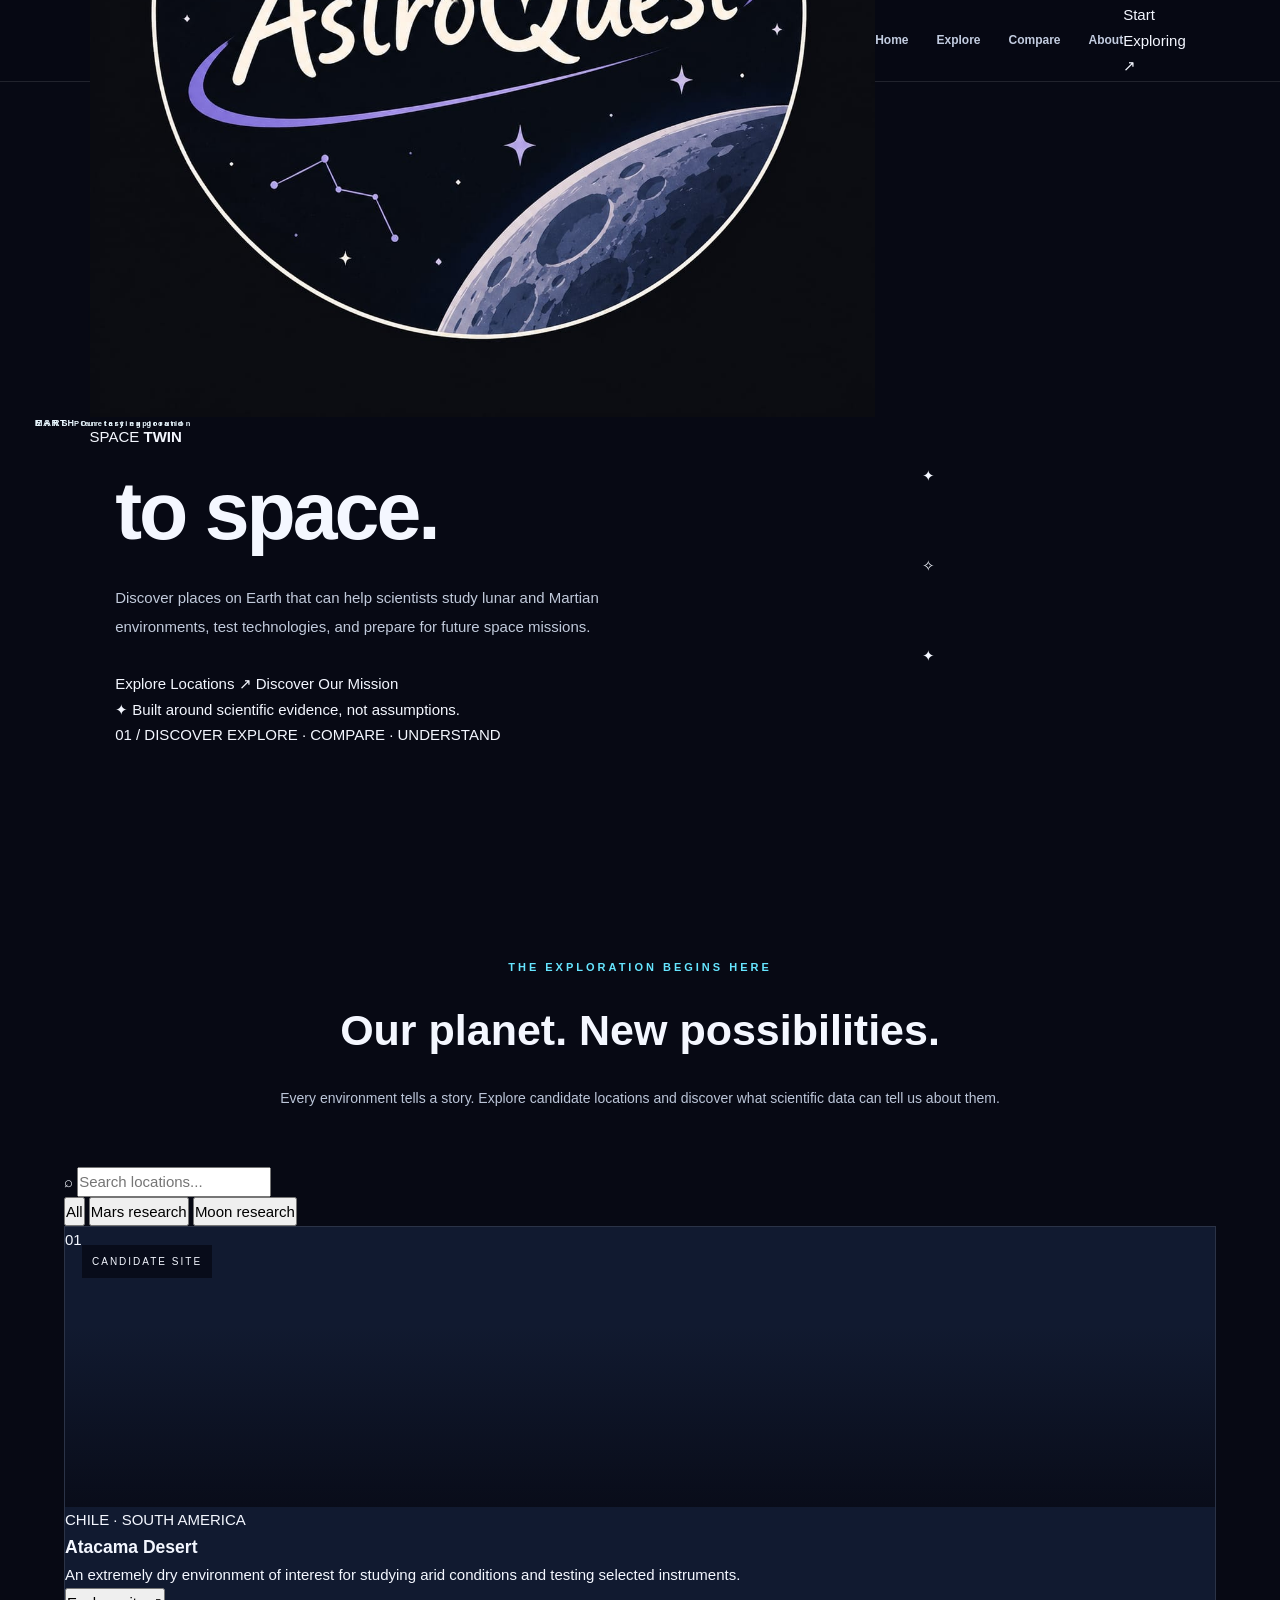
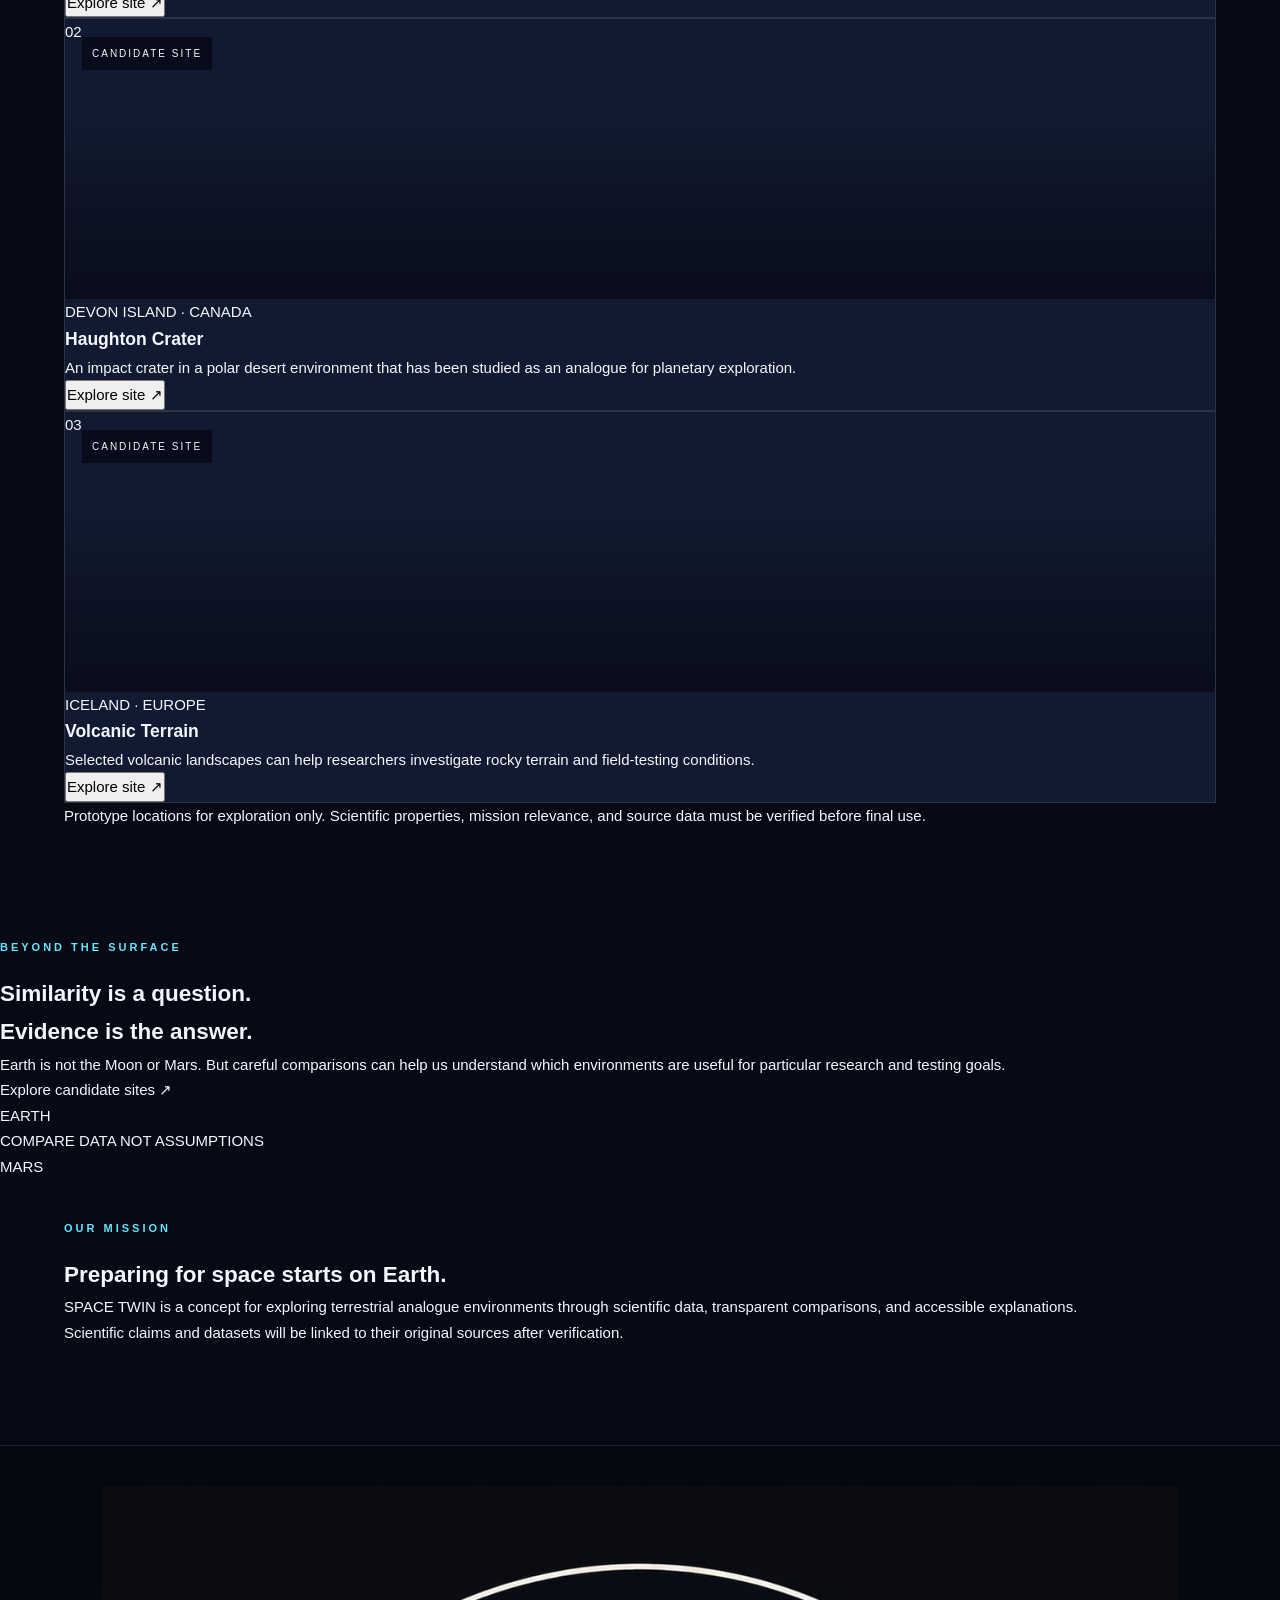
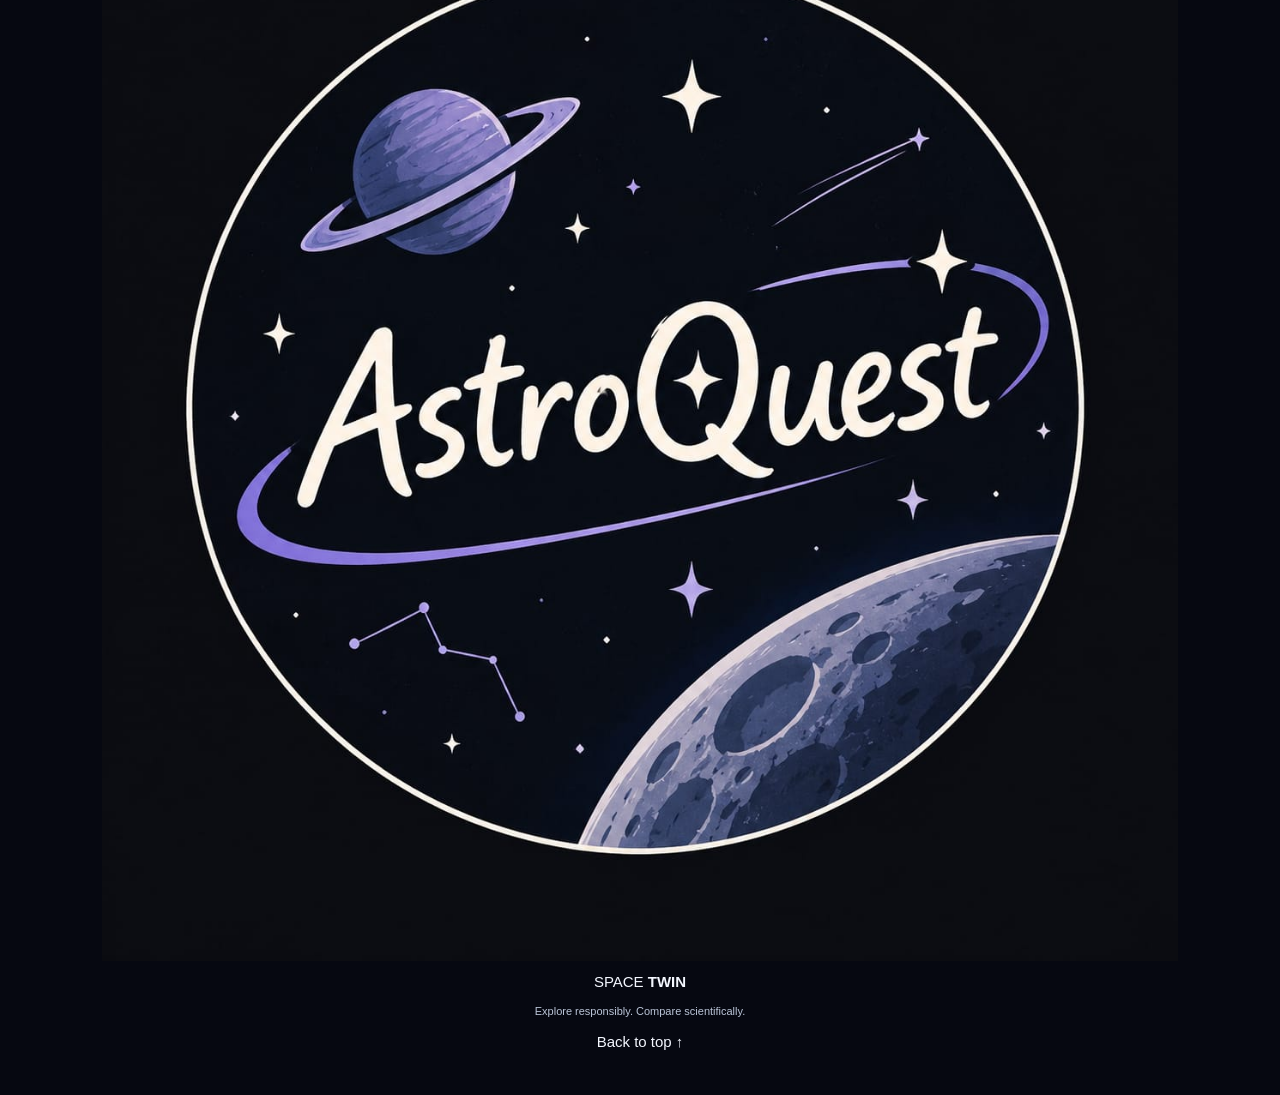
<file: INDEX.HTML>
<!DOCTYPE html>
<html lang="en">
<head>
  <meta charset="UTF-8">
  <meta name="viewport" content="width=device-width, initial-scale=1.0">
  <meta name="theme-color" content="#080b18">

  <title>SPACE TWIN | Earth to Space Explorer</title>
  <meta
    name="description"
    content="Explore Earth environments that can help scientists prepare for lunar and Mars exploration."
  >

  <link rel="stylesheet" href="style.css">
  <script src="script.js" defer></script>
</head>

<body>
  <header class="navbar">
    <a class="logo" href="#home" aria-label="Space Twin home">
      <a class="logo" href="#home" aria-label="Space Twin home">
  <img
      class="team-logo"
      src="images/logo.png"
      alt="SPACE TWIN team logo"
     >
     <span>SPACE <strong>TWIN</strong></span>
    </a>

    <button
      class="menu-toggle"
      id="menuToggle"
      aria-label="Open navigation menu"
      aria-expanded="false"
      aria-controls="navLinks"
    >
      ☰
    </button>

    <nav class="nav-links" id="navLinks">
      <a href="#home">Home</a>
      <a href="#explore">Explore</a>
      <a href="#compare">Compare</a>
      <a href="#about">About</a>
    </nav>

    <a class="nav-cta" href="#explore">Start Exploring ↗</a>
  </header>

  <main>
    <section class="hero" id="home">
      <div class="hero-content">
        <p class="eyebrow">
          <span class="status-dot"></span>
          EARTH ANALOG EXPLORER
        </p>

        <h1>
          Earth is our<br>
          <span>first step</span><br>
          to space.
        </h1>

        <p class="hero-description">
          Discover places on Earth that can help scientists study
          lunar and Martian environments, test technologies, and
          prepare for future space missions.
        </p>

        <div class="hero-actions">
          <a class="button button-primary" href="#explore">
            Explore Locations <span>↗</span>
          </a>

          <a class="button button-secondary" href="#about">
            Discover Our Mission
          </a>
        </div>

        <div class="hero-note">
          <span>✦</span>
          Built around scientific evidence, not assumptions.
        </div>
      </div>

      <div class="hero-visual" aria-label="Space exploration illustration">
        <div class="orbit orbit-one"></div>
        <div class="orbit orbit-two"></div>
        <div class="planet planet-mars"></div>
        <div class="planet planet-earth"></div>

        <div class="planet-label mars-label">
          <span class="label-dot mars-dot"></span>
          MARS
          <small>Planetary exploration</small>
        </div>

        <div class="planet-label earth-label">
          <span class="label-dot earth-dot"></span>
          EARTH
          <small>Our testing ground</small>
        </div>

        <span class="star star-one">✦</span>
        <span class="star star-two">✧</span>
        <span class="star star-three">✦</span>
      </div>

      <div class="hero-bottom">
        <span>01 / DISCOVER</span>
        <span>EXPLORE · COMPARE · UNDERSTAND</span>
      </div>
    </section>

    <section class="section" id="explore">
      <div class="section-heading">
        <div>
          <p class="eyebrow">THE EXPLORATION BEGINS HERE</p>
          <h2>Our planet. <span>New possibilities.</span></h2>
        </div>

        <p class="section-description">
          Every environment tells a story. Explore candidate locations
          and discover what scientific data can tell us about them.
        </p>
      </div>

      <div class="search-panel">
        <label class="search-box">
          <span aria-hidden="true">⌕</span>
          <input
            type="search"
            id="locationSearch"
            placeholder="Search locations..."
            aria-label="Search locations"
          >
        </label>

        <div class="filter-buttons" aria-label="Filter locations">
          <button class="filter-button active" data-filter="all">All</button>
          <button class="filter-button" data-filter="mars">Mars research</button>
          <button class="filter-button" data-filter="moon">Moon research</button>
        </div>
      </div>

      <div class="location-grid" id="locationGrid">
        <article class="location-card" data-target="mars" data-name="atacama desert">
          <div class="location-image image-atacama">
            <span class="location-tag">CANDIDATE SITE</span>
            <span class="location-number">01</span>
          </div>

          <div class="location-info">
            <p class="location-region">CHILE · SOUTH AMERICA</p>
            <h3>Atacama Desert</h3>
            <p>
              An extremely dry environment of interest for studying
              arid conditions and testing selected instruments.
            </p>
            <button class="text-link site-button" data-site="atacama">
              Explore site <span>↗</span>
            </button>
          </div>
        </article>

        <article class="location-card" data-target="mars moon" data-name="haughton crater">
          <div class="location-image image-haughton">
            <span class="location-tag">CANDIDATE SITE</span>
            <span class="location-number">02</span>
          </div>

          <div class="location-info">
            <p class="location-region">DEVON ISLAND · CANADA</p>
            <h3>Haughton Crater</h3>
            <p>
              An impact crater in a polar desert environment that
              has been studied as an analogue for planetary exploration.
            </p>
            <button class="text-link site-button" data-site="haughton">
              Explore site <span>↗</span>
            </button>
          </div>
        </article>

        <article class="location-card" data-target="moon mars" data-name="icelandic volcanic terrain">
          <div class="location-image image-iceland">
            <span class="location-tag">CANDIDATE SITE</span>
            <span class="location-number">03</span>
          </div>

          <div class="location-info">
            <p class="location-region">ICELAND · EUROPE</p>
            <h3>Volcanic Terrain</h3>
            <p>
              Selected volcanic landscapes can help researchers
              investigate rocky terrain and field-testing conditions.
            </p>
            <button class="text-link site-button" data-site="iceland">
              Explore site <span>↗</span>
            </button>
          </div>
        </article>
      </div>

      <p class="prototype-note">
        Prototype locations for exploration only. Scientific properties,
        mission relevance, and source data must be verified before final use.
      </p>
    </section>

    <section class="compare-section" id="compare">
      <div class="compare-content">
        <p class="eyebrow">BEYOND THE SURFACE</p>
        <h2>Similarity is a question.<br><span>Evidence is the answer.</span></h2>
        <p>
          Earth is not the Moon or Mars. But careful comparisons can
          help us understand which environments are useful for particular
          research and testing goals.
        </p>
        <a class="button button-primary" href="#explore">
          Explore candidate sites <span>↗</span>
        </a>
      </div>

      <div class="compare-visual">
        <div class="compare-orb orb-earth">
          <span>EARTH</span>
        </div>
        <div class="compare-connector">
          <span>COMPARE DATA</span>
          <span class="connector-line"></span>
          <span>NOT ASSUMPTIONS</span>
        </div>
        <div class="compare-orb orb-mars">
          <span>MARS</span>
        </div>
      </div>
    </section>

    <section class="about-section section" id="about">
      <p class="eyebrow">OUR MISSION</p>
      <h2>Preparing for space <span>starts on Earth.</span></h2>
      <p>
        SPACE TWIN is a concept for exploring terrestrial analogue
        environments through scientific data, transparent comparisons,
        and accessible explanations.
      </p>
      <p class="source-note">
        Scientific claims and datasets will be linked to their original
        sources after verification.
      </p>
    </section>
  </main>

  <footer class="footer">
<a class="logo" href="#home" aria-label="Space Twin home">
  <img
    class="team-logo"
    src="images/logo.png"
    alt="SPACE TWIN team logo"
  >
  <span>SPACE <strong>TWIN</strong></span>
</a>
    <p>Explore responsibly. Compare scientifically.</p>
    <a href="#home">Back to top ↑</a>
  </footer>

  <dialog class="site-dialog" id="siteDialog" aria-labelledby="dialogTitle">
    <button class="dialog-close" id="dialogClose" aria-label="Close dialog">×</button>
    <p class="eyebrow">LOCATION PROFILE · PREVIEW</p>
    <h2 id="dialogTitle">Location</h2>
    <p id="dialogDescription"></p>
    <p class="source-note">
      This is a preliminary overview, not a verified scientific comparison.
      Confirm site-specific data and sources before drawing conclusions.
    </p>
  </dialog>
</body>
</html>
</file>
<file: style.css>
:root {
  --bg: #070914;
  --bg-soft: #0d1223;
  --card: #111a30;
  --purple: #a78bfa;
  --cyan: #66e5ff;
  --white: #f4f7ff;
  --muted: #b4bfd4;
  --border: rgba(255,255,255,.11);
}

* {
  margin: 0;
  padding: 0;
  box-sizing: border-box;
}

html {
  scroll-behavior: smooth;
  scroll-padding-top: 90px;
}

body {
  background: var(--bg);
  color: var(--white);
  font-family: "Inter", sans-serif;
  font-size: 15px;
  line-height: 1.7;
  overflow-x: hidden;
  -webkit-font-smoothing: antialiased;
}

button, input {
  font: inherit;
}

a {
  color: inherit;
  text-decoration: none;
}

button {
  cursor: pointer;
}

.stars {
  position: fixed;
  inset: 0;
  z-index: -3;
  pointer-events: none;
  opacity: .35;
  background-image:
    radial-gradient(1px 1px at 10% 20%, white 99%, transparent),
    radial-gradient(1px 1px at 70% 40%, white 99%, transparent),
    radial-gradient(2px 2px at 30% 80%, white 99%, transparent),
    radial-gradient(1px 1px at 90% 10%, white 99%, transparent);
  background-size: 240px 240px;
  animation: starMove 30s linear infinite;
}

@keyframes starMove {
  to { transform: translateY(-240px); }
}

.ambient {
  position: fixed;
  width: 350px;
  height: 350px;
  border-radius: 50%;
  filter: blur(120px);
  opacity: .09;
  pointer-events: none;
  z-index: -2;
}

.ambient-one {
  top: 10%;
  left: -150px;
  background: #6852ff;
}

.ambient-two {
  right: -150px;
  top: 55%;
  background: #39cfff;
}

/* NAVBAR */

.navbar {
  height: 82px;
  padding: 0 7%;
  display: flex;
  align-items: center;
  justify-content: space-between;
  position: absolute;
  width: 100%;
  top: 0;
  z-index: 1000;
  background: rgba(7,9,20,.72);
  backdrop-filter: blur(18px);
  border-bottom: 1px solid var(--border);
}

.brand, .footer-brand {
  display: flex;
  align-items: center;
  gap: 12px;
  font-family: "Orbitron", sans-serif;
  font-weight: 800;
  letter-spacing: 1px;
  font-size: 15px;
}

.brand img, .footer-brand img {
  width: 42px;
  height: 42px;
  object-fit: contain;
}

.accent {
  color: var(--cyan);
}

.nav-links {
  display: flex;
  align-items: center;
  gap: 28px;
}

.nav-links a {
  color: #c2cce0;
  font-size: 12px;
  font-weight: 600;
  transition: .3s;
}

.nav-links a:hover {
  color: var(--cyan);
}

.menu-toggle {
  display: none;
  background: none;
  border: none;
  color: white;
}

.menu-toggle svg {
  width: 25px;
  height: 25px;
}

/* HERO */

.hero {
  min-height: 100vh;
  padding: 150px 9% 100px;
  display: grid;
  grid-template-columns: 1.1fr .9fr;
  align-items: center;
  position: relative;
  overflow: hidden;
}

.hero-content {
  z-index: 2;
}

.hero-badge {
  display: inline-flex;
  align-items: center;
  gap: 10px;
  padding: 9px 13px;
  border: 1px solid rgba(102,229,255,.25);
  background: rgba(102,229,255,.05);
  color: #c9f6ff;
  font-size: 10px;
  font-weight: 700;
  letter-spacing: 2px;
  border-radius: 4px;
  margin-bottom: 28px;
}

.status-dot, .live-dot, .solar-dot {
  width: 7px;
  height: 7px;
  border-radius: 50%;
  background: var(--cyan);
  box-shadow: 0 0 12px var(--cyan);
}

.hero h1 {
  font-family: "Orbitron", sans-serif;
  font-size: clamp(45px, 6.3vw, 82px);
  line-height: 1.15;
  letter-spacing: -3px;
  font-weight: 800;
  display: flex;
  flex-direction: column;
}

.hero h1 span {
  color: transparent;
  -webkit-text-stroke: 1px var(--cyan);
  text-shadow: 0 0 35px rgba(102,229,255,.2);
}

.hero-description {
  color: #c1cadb;
  line-height: 1.95;
  max-width: 520px;
  font-size: 15px;
  font-weight: 400;
  margin: 25px 0 30px;
}

.hero-buttons {
  display: flex;
  flex-wrap: wrap;
  gap: 14px;
}

.btn {
  display: inline-flex;
  justify-content: center;
  align-items: center;
  gap: 12px;
  padding: 15px 21px;
  border-radius: 5px;
  font-size: 11px;
  font-weight: 700;
  letter-spacing: .5px;
  transition: .3s;
  cursor: pointer;
}

.btn svg {
  width: 16px;
  height: 16px;
}

.primary-btn {
  color: #07101b;
  background: var(--cyan);
  border: 1px solid var(--cyan);
  box-shadow: 0 0 25px rgba(102,229,255,.12);
}

.primary-btn:hover {
  transform: translateY(-4px);
  box-shadow: 0 10px 35px rgba(102,229,255,.28);
  background: #a1f0ff;
}

.secondary-btn {
  border: 1px solid rgba(255,255,255,.2);
  color: white;
  background: rgba(255,255,255,.025);
}

.secondary-btn:hover {
  border-color: var(--purple);
  color: var(--purple);
  transform: translateY(-3px);
}

.hero-stats {
  display: flex;
  gap: 38px;
  margin-top: 55px;
}

.hero-stats div {
  display: flex;
  flex-direction: column;
  gap: 7px;
}

.hero-stats strong {
  font-family: "Orbitron", sans-serif;
  font-size: 23px;
  color: var(--cyan);
}

.hero-stats span {
  font-size: 11px;
  color: #bac5d9;
  font-weight: 500;
}

.scroll-indicator {
  position: absolute;
  bottom: 28px;
  left: 50%;
  transform: translateX(-50%);
  display: flex;
  flex-direction: column;
  align-items: center;
  gap: 8px;
  font-size: 9px;
  color: var(--muted);
  letter-spacing: 2px;
}

.scroll-indicator svg {
  width: 21px;
  height: 21px;
  color: var(--cyan);
  animation: arrowMove 1.4s infinite;
}

@keyframes arrowMove {
  50% { transform: translateY(7px); }
}

/* SOLAR SYSTEM */

.hero-visual {
  min-height: 530px;
  display: grid;
  place-items: center;
  overflow: visible;
}

.solar-system {
  width: 480px;
  height: 480px;
  position: relative;
  display: grid;
  place-items: center;
}

.sun-core {
  width: 100px;
  height: 100px;
  border-radius: 50%;
  position: absolute;
  z-index: 5;
  background: radial-gradient(circle at 35% 30%, #fff, #9cecff 20%, #5b7dff 55%, #33206e 100%);
  box-shadow: 0 0 35px rgba(102,229,255,.7), 0 0 90px rgba(102,120,255,.35);
  animation: sunPulse 4s ease-in-out infinite;
}

.sun-glow {
  position: absolute;
  inset: -20px;
  border-radius: 50%;
  border: 1px solid rgba(102,229,255,.25);
  animation: glowPulse 3s ease-in-out infinite;
}

@keyframes sunPulse {
  50% {
    transform: scale(1.08);
    box-shadow: 0 0 60px rgba(102,229,255,.9), 0 0 120px rgba(102,120,255,.5);
  }
}

@keyframes glowPulse {
  50% { transform: scale(1.15); opacity: .3; }
}

.orbit-path {
  position: absolute;
  border: 1px solid rgba(255,255,255,.16);
  border-radius: 50%;
  display: flex;
  justify-content: flex-start;
  align-items: center;
  animation: orbitRotation linear infinite;
}

.orbit-earth {
  width: 210px;
  height: 210px;
  animation-duration: 12s;
}

.orbit-moon {
  width: 320px;
  height: 320px;
  animation-duration: 20s;
  animation-direction: reverse;
}

.orbit-mars {
  width: 440px;
  height: 440px;
  animation-duration: 30s;
}

@keyframes orbitRotation {
  from { transform: rotate(0deg); }
  to { transform: rotate(360deg); }
}

.orbit-planet {
  position: absolute;
  top: 50%;
  left: -13px;
  width: 27px;
  height: 27px;
  border-radius: 50%;
  transform: translateY(-50%);
}

.earth-planet {
  background: radial-gradient(circle at 30% 25%, #a6f2ff, #2686bd 55%, #092c67);
  box-shadow: 0 0 22px rgba(67,192,255,.65);
}

.moon-planet {
  width: 21px;
  height: 21px;
  left: -10px;
  background: radial-gradient(circle at 30% 25%, #fff, #b6bbc8 60%, #626779);
  box-shadow: 0 0 20px rgba(255,255,255,.3);
}

.mars-planet {
  width: 34px;
  height: 34px;
  left: -17px;
  background: radial-gradient(circle at 30% 25%, #ffc0a0, #c35a3d 60%, #61251c);
  box-shadow: 0 0 25px rgba(255,100,70,.5);
}

.planet-label {
  position: absolute;
  left: 35px;
  top: 50%;
  transform: translateY(-50%);
  color: #e9f7ff;
  font-size: 9px;
  font-weight: 700;
  letter-spacing: 2px;
  white-space: nowrap;
}

.solar-caption {
  position: absolute;
  bottom: -15px;
  display: flex;
  align-items: center;
  gap: 10px;
  color: #b4bfd4;
  font-size: 9px;
  letter-spacing: 2px;
}

/* GENERAL SECTIONS */

.section {
  padding: 110px 8%;
}

.section-heading {
  text-align: center;
  max-width: 650px;
  margin: 0 auto 55px;
}

.eyebrow {
  color: var(--cyan);
  letter-spacing: 3px;
  font-size: 11px;
  font-weight: 700;
  margin-bottom: 18px;
}

.section-heading h2 {
  font-family: "Orbitron", sans-serif;
  font-size: clamp(27px, 4vw, 43px);
  margin-bottom: 18px;
}

.section-heading > p:last-child {
  color: #bbc5d8;
  font-size: 14px;
  line-height: 1.9;
}

/* MISSION */

.mission-section {
  background: linear-gradient(180deg, #0a0d1b, #0c1021);
}

.mission-grid {
  display: grid;
  grid-template-columns: repeat(3, 1fr);
  gap: 20px;
}

.mission-card {
  padding: 35px;
  background: rgba(255,255,255,.025);
  border: 1px solid var(--border);
  transition: .35s;
}

.mission-card:hover {
  transform: translateY(-8px);
  border-color: rgba(102,229,255,.5);
  background: rgba(102,229,255,.04);
}

.card-number {
  color: rgba(102,229,255,.7);
  font-family: "Orbitron", sans-serif;
  font-size: 10px;
  letter-spacing: 1px;
}

.mission-icon {
  width: 44px;
  height: 44px;
  color: var(--cyan);
  margin: 27px 0;
}

.mission-icon svg {
  width: 39px;
  height: 39px;
  stroke-width: 1.6;
}

.mission-card h3 {
  font-size: 17px;
  font-weight: 700;
  margin-bottom: 14px;
}

.mission-card p {
  color: #bac5d9;
  font-size: 13px;
  line-height: 1.9;
}

/* LOCATIONS */

.locations-grid {
  display: grid;
  grid-template-columns: repeat(3, 1fr);
  gap: 22px;
}

.location-card {
  overflow: hidden;
  border: 1px solid var(--border);
  background: var(--card);
  transition: .35s;
}

.location-card:hover {
  transform: translateY(-9px);
  border-color: var(--purple);
  box-shadow: 0 15px 45px rgba(0,0,0,.3);
}

.location-image {
  height: 230px;
  position: relative;
  background-size: cover;
  background-position: center;
  overflow: hidden;
}

.location-image::after {
  content: "";
  position: absolute;
  inset: 0;
  background: linear-gradient(0deg, rgba(7,9,20,.8), transparent 65%);
}

.atacama-image {
  background-image: url("https://images.unsplash.com/photo-1509316785289-025f5b846b35?w=900");
}

.mcmurdo-image {
  background-image: url("https://images.unsplash.com/photo-1517299321609-52687d1bc55a?w=900");
}

.mauna-image {
  background-image: url("https://images.unsplash.com/photo-1464822759023-fed622ff2c3b?w=900");
}

.location-tag, .location-index {
  position: absolute;
  z-index: 1;
  top: 18px;
  font-size: 10px;
  letter-spacing: 2px;
  background: rgba(7,9,20,.8);
  padding: 8px 10px;
}

.location-tag { left: 17px; }
.location-index { right: 17px; color: var(--cyan); }

.location-content {
  padding: 27px;
}

.location-type {
  color: var(--cyan);
  font-size: 10px;
  letter-spacing: 1.3px;
  font-weight: 700;
  margin-bottom: 12px;
}

.location-content h3 {
  font-family: "Orbitron", sans-serif;
  font-size: 18px;
  margin-bottom: 15px;
}

.location-content > p:not(.location-type) {
  color: #bac5d9;
  font-size: 13px;
  line-height: 1.9;
  min-height: 100px;
}

.location-facts {
  display: flex;
  flex-wrap: wrap;
  gap: 8px;
  margin: 20px 0;
}

.location-facts span {
  display: inline-flex;
  align-items: center;
  gap: 7px;
  font-size: 10px;
  font-weight: 600;
  color: #e1e7f5;
  background: rgba(255,255,255,.05);
  padding: 8px 9px;
  border-radius: 3px;
}

.location-facts svg {
  width: 14px;
  height: 14px;
  color: var(--cyan);
  stroke-width: 1.8;
}

/* EXPLORE BUTTON */

.details-btn {
  position: relative;
  display: flex;
  align-items: center;
  justify-content: space-between;
  gap: 12px;
  width: 100%;
  padding: 15px 17px;
  margin-top: 8px;
  overflow: hidden;
  background: linear-gradient(110deg, rgba(102,229,255,.12), rgba(167,139,250,.08));
  color: #eafaff;
  border: 1px solid rgba(102,229,255,.35);
  border-radius: 6px;
  font-size: 11px;
  font-weight: 700;
  letter-spacing: 1.2px;
  text-transform: uppercase;
  transition: all .35s ease;
}

.details-btn::before {
  content: "";
  position: absolute;
  top: 0;
  left: -110%;
  width: 70%;
  height: 100%;
  background: linear-gradient(90deg, transparent, rgba(255,255,255,.15), transparent);
  transform: skewX(-20deg);
  transition: left .6s ease;
}

.details-btn:hover::before {
  left: 130%;
}

.details-btn svg {
  width: 17px;
  height: 17px;
  color: var(--cyan);
  transition: .3s;
}

.details-btn:hover {
  color: #07101b;
  background: var(--cyan);
  border-color: var(--cyan);
  box-shadow: 0 0 25px rgba(102,229,255,.22);
  transform: translateY(-3px);
}

.details-btn:hover svg {
  color: #07101b;
  transform: translate(4px, -3px);
}

.details-btn:active {
  transform: translateY(0) scale(.98);
}

/* MAP */

.map-section {
  background: #0b1020;
}

.map-layout {
  display: grid;
  grid-template-columns: 280px 1fr;
  gap: 18px;
  min-height: 520px;
}

.map-sidebar {
  background: #11182b;
  border: 1px solid var(--border);
  padding: 22px;
  display: flex;
  flex-direction: column;
}

.map-sidebar-heading {
  display: flex;
  align-items: center;
  gap: 10px;
  color: var(--cyan);
  font-size: 10px;
  letter-spacing: 1.5px;
  margin-bottom: 25px;
}

.map-location {
  display: flex;
  align-items: center;
  gap: 12px;
  padding: 16px 10px;
  border: 0;
  border-bottom: 1px solid var(--border);
  background: transparent;
  color: white;
  text-align: left;
  transition: .3s;
}

.map-location:hover, .map-location.active {
  background: rgba(102,229,255,.07);
}

.map-number {
  font-family: "Orbitron", sans-serif;
  color: var(--cyan);
  font-size: 12px;
}

.map-location-text strong, .map-location-text small {
  display: block;
}

.map-location-text strong {
  font-size: 11px;
  margin-bottom: 5px;
}

.map-location-text small {
  color: var(--muted);
  font-size: 10px;
}

.map-location > svg {
  width: 16px;
  height: 16px;
  color: var(--cyan);
  margin-left: auto;
}

.map-note {
  margin-top: auto;
  padding: 20px 0;
}

.map-note strong {
  font-size: 10px;
  color: var(--purple);
  letter-spacing: 2px;
}

.map-note p {
  margin-top: 10px;
  color: #bbc5d8;
  font-size: 11px;
  line-height: 1.8;
}

.reset-map {
  display: flex;
  justify-content: center;
  align-items: center;
  gap: 9px;
  padding: 13px;
  color: var(--cyan);
  background: transparent;
  border: 1px solid rgba(102,229,255,.4);
  font-size: 10px;
  font-weight: 700;
  transition: .3s;
}

.reset-map svg {
  width: 15px;
  height: 15px;
}

.reset-map:hover {
  background: rgba(102,229,255,.1);
}

.map-container {
  position: relative;
  min-height: 520px;
  overflow: hidden;
  border: 1px solid var(--border);
  background: #11182b;
}

#worldMap {
  height: 520px;
  width: 100%;
  z-index: 1;
}

.map-caption {
  position: absolute;
  bottom: 0;
  left: 0;
  right: 0;
  z-index: 500;
  display: flex;
  justify-content: space-between;
  padding: 13px 18px;
  background: rgba(7,9,20,.88);
  color: white;
  font-size: 9px;
  letter-spacing: 1.5px;
  pointer-events: none;
}

.leaflet-control-layers {
  background: rgba(7,9,20,.94) !important;
  color: white !important;
  border: 1px solid rgba(255,255,255,.2) !important;
}

.leaflet-control-layers label {
  color: #e8edff;
  font-size: 11px;
}

.leaflet-control-attribution {
  font-size: 9px !important;
}

.map-popup {
  min-width: 170px;
  color: #11182b;
  font-family: "Inter", sans-serif;
}

.map-popup strong {
  display: block;
  font-size: 13px;
  margin-bottom: 7px;
}

.map-popup p {
  font-size: 10px;
  color: #657087;
  margin-bottom: 12px;
}

.map-popup button {
  background: #11182b;
  color: #66e5ff;
  border: 0;
  border-radius: 4px;
  padding: 9px 12px;
  font-size: 10px;
  font-weight: 700;
}

/* COMPARISON */

.comparison-table-wrapper {
  overflow-x: auto;
  border: 1px solid var(--border);
}

.comparison-table {
  width: 100%;
  border-collapse: collapse;
  min-width: 600px;
}

.comparison-table th, .comparison-table td {
  text-align: left;
  padding: 22px;
  border-bottom: 1px solid var(--border);
  font-size: 13px;
}

.comparison-table th {
  color: var(--cyan);
  background: #11182b;
  font-size: 10px;
  letter-spacing: 1px;
}

.comparison-table td {
  color: #bbc5d8;
}

.comparison-table tr:last-child td {
  border-bottom: 0;
}

/* LIMITATIONS */

.limitations-section {
  display: grid;
  grid-template-columns: 1fr 1fr;
  gap: 60px;
  align-items: center;
  background: linear-gradient(130deg, #0d1226, #111329);
}

.limitations-content h2 {
  font-family: "Orbitron", sans-serif;
  font-size: clamp(28px, 4vw, 48px);
  line-height: 1.4;
  margin-bottom: 22px;
}

.limitations-content h2 span {
  color: var(--purple);
}

.limitations-content > p:not(.eyebrow) {
  color: #bbc5d8;
  line-height: 1.9;
  font-size: 14px;
  margin-bottom: 30px;
}

.limitation-list {
  display: grid;
  gap: 18px;
}

.limitation-list > div {
  display: flex;
  gap: 18px;
  align-items: flex-start;
}

.limitation-list > div > span {
  color: var(--cyan);
  font-family: "Orbitron", sans-serif;
  font-size: 12px;
}

.limitation-list p {
  color: #bbc5d8;
  font-size: 12px;
  line-height: 1.8;
}

.limitation-list strong {
  color: white;
  display: block;
  margin-bottom: 4px;
}

.limitations-visual {
  min-height: 350px;
  display: flex;
  align-items: center;
  justify-content: center;
  position: relative;
}

.space-circle {
  position: absolute;
  display: grid;
  place-items: center;
  border-radius: 50%;
  font-family: "Orbitron", sans-serif;
  font-size: 10px;
  box-shadow: 0 0 40px rgba(102,229,255,.15);
}

.earth-circle {
  width: 190px;
  height: 190px;
  left: 4%;
  background: radial-gradient(circle at 30% 30%, #7ce8ff, #2265a4 55%, #07101f);
}

.moon-circle {
  width: 110px;
  height: 110px;
  top: 8%;
  right: 5%;
  color: #111;
  background: radial-gradient(circle at 35% 30%, #fff, #aaa 65%, #555);
}

.mars-circle {
  width: 140px;
  height: 140px;
  bottom: 0;
  right: 5%;
  background: radial-gradient(circle at 30% 30%, #ffb18a, #b4492f 65%, #43150f);
}

/* RESOURCES */

.resources-grid {
  display: grid;
  grid-template-columns: repeat(4, 1fr);
  gap: 16px;
}

.resource-card {
  padding: 28px 23px;
  border: 1px solid var(--border);
  background: var(--card);
  transition: .3s;
}

.resource-card:hover {
  transform: translateY(-7px);
  border-color: var(--cyan);
  background: rgba(102,229,255,.04);
}

.resource-icon {
  width: 35px;
  height: 35px;
  color: var(--cyan);
  stroke-width: 1.5;
}

.resource-card h3 {
  font-family: "Orbitron", sans-serif;
  font-size: 13px;
  margin: 20px 0 12px;
}

.resource-card p {
  color: #bbc5d8;
  font-size: 12px;
  line-height: 1.8;
  min-height: 65px;
}

.resource-link {
  display: flex;
  align-items: center;
  gap: 7px;
  color: var(--cyan);
  font-size: 9px;
  letter-spacing: 1px;
  margin-top: 20px;
}

.resource-link svg {
  width: 13px;
  height: 13px;
}

/* ABOUT */

.about-section {
  padding-top: 40px;
  padding-bottom: 100px;
}

.about-box {
  padding: 75px 30px;
  text-align: center;
  border: 1px solid rgba(102,229,255,.2);
  background: radial-gradient(circle at 50% 0%, rgba(102,229,255,.12), transparent 65%), #101529;
}

.about-box h2 {
  font-family: "Orbitron", sans-serif;
  font-size: clamp(27px, 5vw, 50px);
  line-height: 1.4;
  margin-bottom: 20px;
}

.about-box > p:not(.eyebrow) {
  color: #bbc5d8;
  font-size: 14px;
  line-height: 1.9;
  max-width: 600px;
  margin: 0 auto 30px;
}

/* FOOTER */

.footer {
  border-top: 1px solid var(--border);
  background: #060811;
  padding: 40px 8%;
  text-align: center;
}

.footer-brand {
  justify-content: center;
  margin-bottom: 20px;
}

.footer-brand img {
  width: 35px;
  height: 35px;
}

.footer > p {
  color: #bbc5d8;
  font-size: 11px;
  margin: 8px 0;
}

.footer-small {
  font-size: 10px !important;
}

/* MODAL */

.modal {
  position: fixed;
  inset: 0;
  z-index: 2000;
  background: rgba(0,0,0,.8);
  backdrop-filter: blur(10px);
  display: none;
  align-items: center;
  justify-content: center;
  padding: 20px;
}

.modal.open {
  display: flex;
  animation: modalFade .25s ease;
}

@keyframes modalFade {
  from { opacity: 0; }
  to { opacity: 1; }
}

.modal-content {
  width: 100%;
  max-width: 600px;
  background: #11182b;
  border: 1px solid rgba(102,229,255,.3);
  padding: 40px;
  position: relative;
  max-height: 90vh;
  overflow-y: auto;
  animation: modalUp .35s ease;
}

@keyframes modalUp {
  from { transform: translateY(20px); opacity: 0; }
  to { transform: translateY(0); opacity: 1; }
}

.modal-close {
  position: absolute;
  right: 20px;
  top: 15px;
  width: 35px;
  height: 35px;
  display: grid;
  place-items: center;
  color: white;
  border: 1px solid var(--border);
  border-radius: 50%;
  background: transparent;
}

.modal-close:hover {
  color: var(--cyan);
  border-color: var(--cyan);
}

.modal-close svg {
  width: 18px;
  height: 18px;
}

.modal-content h2 {
  font-family: "Orbitron", sans-serif;
  font-size: 24px;
  margin-bottom: 20px;
}

.modal-content > p:not(.eyebrow) {
  color: #bbc5d8;
  font-size: 13px;
  line-height: 1.9;
}

.modal-info-grid {
  display: grid;
  grid-template-columns: 1fr 1fr;
  gap: 12px;
  margin: 25px 0;
}

.modal-info-grid div, .modal-limit {
  padding: 18px;
  background: rgba(255,255,255,.04);
  border: 1px solid var(--border);
}

.modal-info-grid span, .modal-limit strong {
  color: var(--cyan);
  font-size: 9px;
  letter-spacing: 1px;
}

.modal-info-grid strong {
  display: block;
  font-size: 12px;
  margin-top: 10px;
}

.modal-limit p {
  color: #bbc5d8;
  font-size: 12px;
  line-height: 1.8;
  margin-top: 10px;
}

.modal-content .btn {
  margin-top: 25px;
}

/* REVEAL ANIMATIONS */

.reveal {
  opacity: 0;
  transform: translateY(35px);
  transition: opacity .8s ease, transform .8s ease;
}

.reveal.visible {
  opacity: 1;
  transform: translateY(0);
}

/* RESPONSIVE */

@media (max-width: 1000px) {
  .nav-links { gap: 15px; }
  .nav-links a { font-size: 10px; }

  .hero {
    padding-left: 6%;
    padding-right: 6%;
  }

  .locations-grid { gap: 12px; }
  .location-content { padding: 18px; }
  .resources-grid { grid-template-columns: repeat(2, 1fr); }
}

@media (max-width: 760px) {
  .navbar {
    padding: 0 5%;
    height: 72px;
  }

  .menu-toggle {
    display: grid;
    place-items: center;
  }

  .nav-links {
    display: none;
    position: absolute;
    top: 72px;
    left: 0;
    width: 100%;
    background: #0b1020;
    padding: 20px;
    flex-direction: column;
    align-items: stretch;
    border-bottom: 1px solid var(--border);
  }

  .nav-links.open { display: flex; }
  .nav-links a { padding: 12px; font-size: 12px; }

  .hero {
    grid-template-columns: 1fr;
    padding: 130px 7% 100px;
  }

  .hero h1 { letter-spacing: -2px; }
  .hero-visual { min-height: 390px; margin-top: 20px; }

  .solar-system { transform: scale(.78); }
  .hero-stats { gap: 20px; }
  .hero-stats strong { font-size: 19px; }

  .section { padding: 75px 6%; }

  .mission-grid, .locations-grid {
    grid-template-columns: 1fr;
  }

  .location-content > p:not(.location-type) { min-height: auto; }

  .map-layout { grid-template-columns: 1fr; }
  .map-sidebar { order: 2; }
  .map-container { order: 1; min-height: 420px; }
  #worldMap { height: 420px; }

  .limitations-section {
    grid-template-columns: 1fr;
    gap: 25px;
  }

  .limitations-visual { min-height: 300px; }

  .resources-grid { grid-template-columns: 1fr 1fr; }
  .modal-content { padding: 30px 22px; }
}

@media (max-width: 430px) {
  .hero-stats { gap: 12px; }
  .hero-stats span { font-size: 9px; }
  .hero-stats strong { font-size: 17px; }

  .solar-system { transform: scale(.65); }

  .resources-grid { grid-template-columns: 1fr; }
  .modal-info-grid { grid-template-columns: 1fr; }

  .earth-circle { width: 150px; height: 150px; }
  .moon-circle { width: 85px; height: 85px; }
  .mars-circle { width: 110px; height: 110px; }
}

@media (prefers-reduced-motion: reduce) {
  *, *::before, *::after {
    scroll-behavior: auto !important;
    animation-duration: .01ms !important;
    animation-iteration-count: 1 !important;
    transition-duration: .01ms !important;
  }
}

/* LOCATION IMAGES */
.location-image {
  position: relative;
  overflow: hidden;
  width: 100%;
}

.location-photo {
  position: absolute;
  inset: 0;
  width: 100%;
  height: 100%;
  display: block;
  object-fit: cover;
  object-position: center;
}

.location-tag,
.location-index {
  position: absolute;
  z-index: 2;
}

.location-image img {
  transition: transform 0.6s ease;
}

.location-card:hover .location-photo {
  transform: scale(1.06);
}

/* =====================================
   ASTROQUEST - RESPONSIVE DESIGN
===================================== */

/* Prevent horizontal overflow */
* {
  box-sizing: border-box;
}

html {
  scroll-behavior: smooth;
  overflow-x: hidden;
}

body {
  width: 100%;
  min-width: 320px;
  overflow-x: hidden;
}

img {
  max-width: 100%;
}

/* General sections */
.section {
  width: 100%;
  padding-left: clamp(18px, 5vw, 80px);
  padding-right: clamp(18px, 5vw, 80px);
}

.section-heading {
  max-width: 750px;
  margin-left: auto;
  margin-right: auto;
  text-align: center;
}

/* Location cards */
.locations-grid {
  display: grid;
  grid-template-columns: repeat(3, minmax(0, 1fr));
  gap: 25px;
  width: 100%;
}

.location-card {
  min-width: 0;
  width: 100%;
  overflow: hidden;
}

.location-image {
  position: relative;
  width: 100%;
  height: clamp(190px, 24vw, 280px);
  overflow: hidden;
}

.location-photo {
  width: 100%;
  height: 100%;
  object-fit: cover;
  display: block;
}

.location-content {
  min-width: 0;
}

.location-content h3 {
  overflow-wrap: anywhere;
}

.location-facts {
  display: flex;
  flex-wrap: wrap;
  gap: 10px;
}

/* Mission and resources */
.mission-grid,
.resources-grid {
  display: grid;
  grid-template-columns: repeat(3, minmax(0, 1fr));
  gap: 22px;
}

.resources-grid {
  grid-template-columns: repeat(4, minmax(0, 1fr));
}

.mission-card,
.resource-card {
  min-width: 0;
}

/* Map */
.map-layout {
  display: grid;
  grid-template-columns: minmax(240px, 0.8fr) minmax(0, 2fr);
  gap: 22px;
  width: 100%;
}

.map-sidebar {
  min-width: 0;
}

.map-container {
  min-width: 0;
  width: 100%;
}

#worldMap {
  width: 100%;
  min-height: 420px;
  height: clamp(350px, 48vw, 550px);
  z-index: 1;
}

/* Comparison table */
.comparison-table-wrapper {
  width: 100%;
  overflow-x: auto;
  -webkit-overflow-scrolling: touch;
}

.comparison-table {
  width: 100%;
  min-width: 580px;
  border-collapse: collapse;
}

/* Limitations */
.limitations-section {
  display: grid;
  grid-template-columns: minmax(0, 1.2fr) minmax(0, 1fr);
  align-items: center;
  gap: 35px;
}

.limitations-content,
.limitations-visual {
  min-width: 0;
}

/* Hero */
.hero {
  min-height: 650px;
  width: 100%;
}

.hero-content {
  min-width: 0;
}

.hero h1 {
  overflow-wrap: break-word;
}

.hero-visual {
  min-width: 0;
  max-width: 100%;
}

.solar-system {
  max-width: 100%;
}

/* =====================================
   TABLET
===================================== */

@media (max-width: 1024px) {

  .locations-grid {
    grid-template-columns: repeat(2, minmax(0, 1fr));
  }

  .mission-grid {
    grid-template-columns: repeat(2, minmax(0, 1fr));
  }

  .resources-grid {
    grid-template-columns: repeat(2, minmax(0, 1fr));
  }

  .map-layout {
    grid-template-columns: 1fr;
  }

  .map-sidebar {
    display: grid;
    grid-template-columns: repeat(2, minmax(0, 1fr));
    gap: 12px;
  }

  .map-sidebar-heading,
  .map-note,
  .reset-map {
    grid-column: 1 / -1;
  }

  .limitations-section {
    grid-template-columns: 1fr;
  }

  .limitations-visual {
    min-height: 300px;
  }

  .hero {
    min-height: auto;
  }
}

/* =====================================
   MOBILE
===================================== */

@media (max-width: 768px) {

  /* Navbar */
  .navbar {
    padding: 14px 18px;
    position: relative;
    z-index: 1000;
  }

  .menu-toggle {
    display: flex;
    align-items: center;
    justify-content: center;
    cursor: pointer;
  }

  .nav-links {
    position: absolute;
    top: 100%;
    left: 0;
    right: 0;
    width: 100%;
    padding: 20px;
    display: none;
    flex-direction: column;
    align-items: stretch;
    gap: 18px;
    background: #080d1b;
    border-top: 1px solid rgba(255,255,255,0.1);
    z-index: 1000;
  }

  .nav-links.active {
    display: flex;
  }

  .nav-links a {
    display: block;
    padding: 8px 4px;
  }

  /* Hero */
  .hero {
    padding: 100px 20px 65px;
    display: flex;
    flex-direction: column;
    gap: 35px;
    text-align: center;
  }

  .hero-content {
    width: 100%;
  }

  .hero h1 {
    font-size: clamp(2.2rem, 9vw, 4rem);
    line-height: 1.15;
  }

  .hero-description {
    max-width: 540px;
    margin-left: auto;
    margin-right: auto;
    font-size: 15px;
    line-height: 1.8;
  }

  .hero-buttons {
    justify-content: center;
    flex-wrap: wrap;
  }

  .hero-stats {
    justify-content: center;
    flex-wrap: wrap;
    gap: 22px;
  }

  .hero-visual {
    width: 100%;
    display: flex;
    justify-content: center;
  }

  .solar-system {
    transform: scale(0.78);
    transform-origin: center;
    margin: -35px auto;
  }

  .scroll-indicator {
    display: none;
  }

  /* Sections */
  .section {
    padding-top: 65px;
    padding-bottom: 65px;
  }

  .section-heading h2 {
    font-size: clamp(1.8rem, 7vw, 2.7rem);
  }

  .section-heading p {
    line-height: 1.7;
  }

  /* Cards */
  .locations-grid,
  .mission-grid {
    grid-template-columns: 1fr;
    gap: 22px;
  }

  .resources-grid {
    grid-template-columns: repeat(2, minmax(0, 1fr));
    gap: 14px;
  }

  .location-image {
    height: 240px;
  }

  .location-content {
    padding: 22px;
  }

  .location-content p {
    line-height: 1.75;
  }

  /* Map */
  .map-sidebar {
    display: flex;
    flex-direction: column;
    gap: 12px;
  }

  #worldMap {
    height: 380px;
    min-height: 320px;
  }

  .map-caption {
    flex-wrap: wrap;
    gap: 8px;
  }

  /* Comparison */
  .comparison-table {
    min-width: 580px;
  }

  /* Limitations */
  .limitations-section {
    display: flex;
    flex-direction: column;
  }

  .limitations-visual {
    width: 100%;
    min-height: 260px;
    overflow: hidden;
  }

  .limitation-list > div {
    gap: 14px;
  }

  /* Modal */
  .modal {
    padding: 15px;
  }

  .modal-content {
    width: 100%;
    max-width: 520px;
    max-height: 85vh;
    overflow-y: auto;
    padding: 25px 20px;
  }

  .modal-info-grid {
    grid-template-columns: 1fr;
  }

  /* Footer */
  .footer {
    padding: 35px 20px;
    text-align: center;
  }
}

/* =====================================
   SMALL MOBILE
===================================== */

@media (max-width: 480px) {

  .brand {
    gap: 8px;
    font-size: 17px;
  }

  .brand img {
    width: 34px;
    height: 34px;
    object-fit: contain;
  }

  .hero {
    padding-top: 85px;
  }

  .hero h1 {
    font-size: clamp(2rem, 10vw, 2.8rem);
  }

  .hero-buttons {
    flex-direction: column;
    align-items: stretch;
    width: 100%;
  }

  .hero-buttons .btn {
    width: 100%;
    justify-content: center;
  }

  .hero-stats {
    gap: 16px;
  }

  .hero-stats > div {
    min-width: 75px;
  }

  .solar-system {
    transform: scale(0.62);
    margin: -55px auto;
  }

  .resources-grid {
    grid-template-columns: 1fr;
  }

  .location-image {
    height: 210px;
  }

  .location-facts {
    flex-direction: column;
    align-items: flex-start;
  }

  #worldMap {
    height: 320px;
  }

  .section {
    padding-left: 16px;
    padding-right: 16px;
  }

  .footer p {
    font-size: 13px;
    line-height: 1.7;
  }
}

/* Accessibility */
@media (prefers-reduced-motion: reduce) {
  *,
  *::before,
  *::after {
    scroll-behavior: auto !important;
    animation-duration: 0.01ms !important;
    transition-duration: 0.01ms !important;
  }
}
</file>
